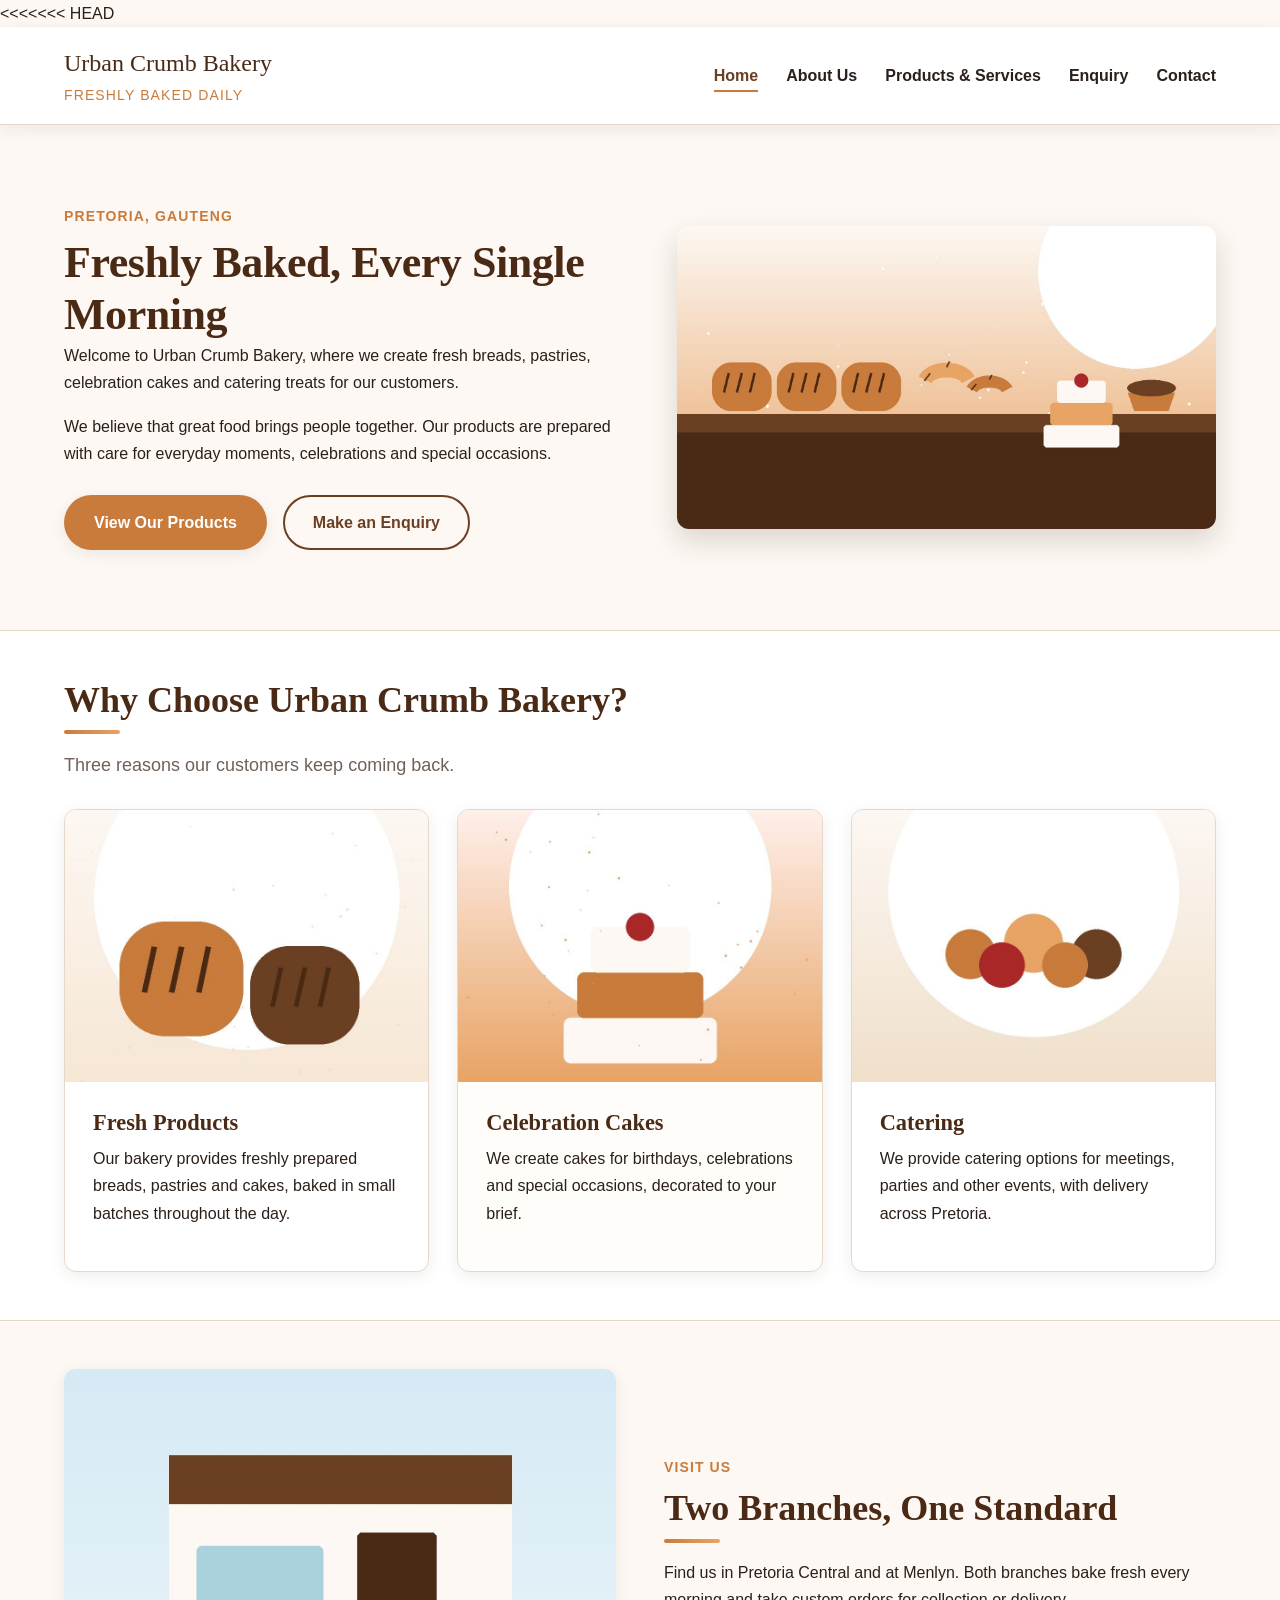
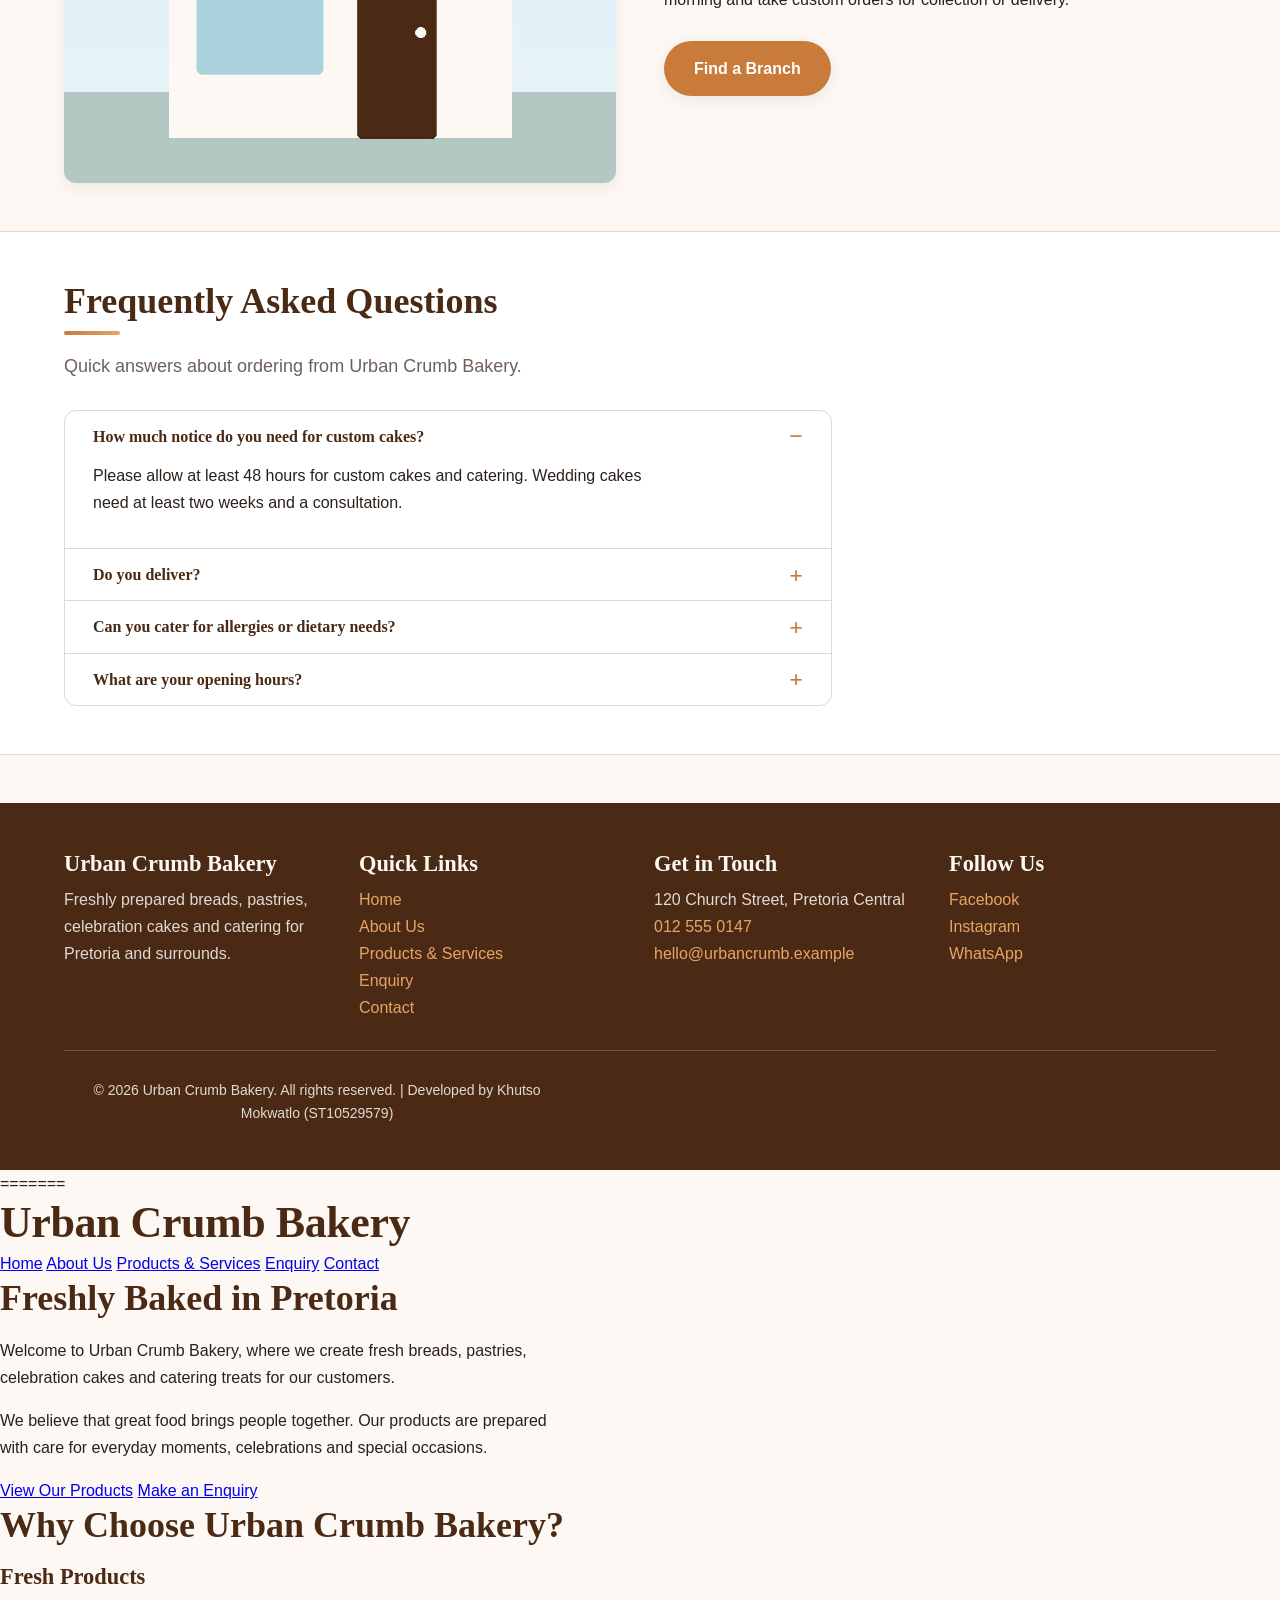
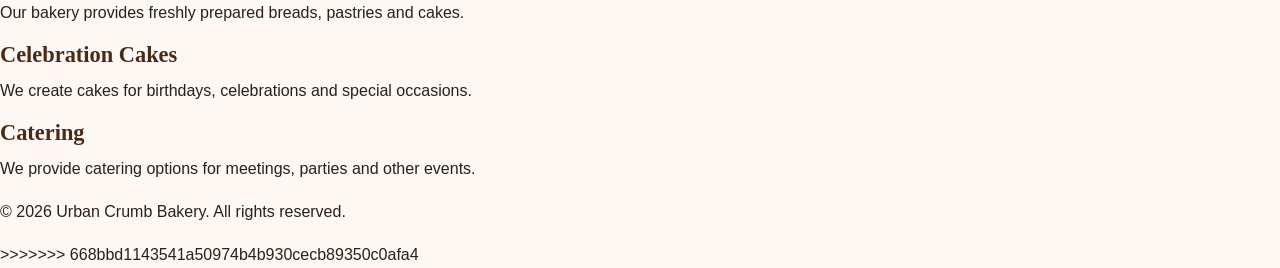
<file: index.html>
<<<<<<< HEAD
<!DOCTYPE html>
<html lang="en">

<head>
    <meta charset="UTF-8">
    <meta name="viewport" content="width=device-width, initial-scale=1.0">
    <meta http-equiv="Content-Security-Policy" content="default-src 'self'; script-src 'self' https://unpkg.com; style-src 'self' 'unsafe-inline' https://unpkg.com; img-src 'self' data: https://tile.openstreetmap.org https://unpkg.com; connect-src 'self'; form-action 'self'; base-uri 'self'">
    <meta name="referrer" content="strict-origin-when-cross-origin">
    <title>Urban Crumb Bakery | Fresh Bread, Cakes & Catering in Pretoria</title>
    <meta name="description" content="Urban Crumb Bakery in Pretoria bakes fresh bread, pastries, celebration cakes and catering daily. Visit our Pretoria CBD or Menlyn branch.">
    <meta name="keywords" content="bakery Pretoria, fresh bread Pretoria, custom cakes Pretoria, catering Pretoria, Menlyn bakery">
    <meta name="author" content="Khutso Mokwatlo">
    <meta name="robots" content="index, follow">
    <link rel="canonical" href="https://mokwatlosara-ux.github.io/Khutsomokwatlo_ST10529579_wede5020_poe1/">

    <!-- Open Graph / social sharing -->
    <meta property="og:type" content="website">
    <meta property="og:site_name" content="Urban Crumb Bakery">
    <meta property="og:title" content="Urban Crumb Bakery | Fresh Bread, Cakes & Catering in Pretoria">
    <meta property="og:description" content="Urban Crumb Bakery in Pretoria bakes fresh bread, pastries, celebration cakes and catering daily. Visit our Pretoria CBD or Menlyn branch.">
    <meta property="og:url" content="https://mokwatlosara-ux.github.io/Khutsomokwatlo_ST10529579_wede5020_1/">
    <meta property="og:image" content="https://mokwatlosara-ux.github.io/Khutsomokwatlo_ST10529579_wede5020_poe1
    /images/hero-1600.jpg">
    <meta property="og:locale" content="en_ZA">
    <meta name="twitter:card" content="summary_large_image">

    <link rel="icon" href="images/favicon.svg" type="image/svg+xml">
    <link rel="stylesheet" href="css/style.css">
    <link rel="preload" as="image" href="images/hero-480.jpg" media="(max-width: 30em)">
    <script type="application/ld+json">
    {
      "@context": "https://schema.org",
      "@type": "Bakery",
      "name": "Urban Crumb Bakery",
      "url": "https://mokwatlosara-ux.github.io/Khutsomokwatlo_ST10529579_wede5020_poe1/",
      "image": "https://mokwatlosara-ux.github.io/Khutsomokwatlo_ST10529579_wede5020_poe1/images/storefront-800.jpg",
      "telephone": "+27125550147",
      "email": "hello@urbancrumb.example",
      "priceRange": "R20 - R1800",
      "servesCuisine": "Bakery",
      "address": {"@type": "PostalAddress", "streetAddress": "120 Church Street", "addressLocality": "Pretoria Central",
                  "addressRegion": "Gauteng", "addressCountry": "ZA"},
      "geo": {"@type": "GeoCoordinates", "latitude": -25.7461, "longitude": 28.1881},
      "openingHoursSpecification": [
        {"@type": "OpeningHoursSpecification", "dayOfWeek": ["Monday","Tuesday","Wednesday","Thursday","Friday"], "opens": "07:00", "closes": "18:00"},
        {"@type": "OpeningHoursSpecification", "dayOfWeek": "Saturday", "opens": "08:00", "closes": "16:00"},
        {"@type": "OpeningHoursSpecification", "dayOfWeek": "Sunday", "opens": "08:00", "closes": "14:00"}
      ]
    }
    </script>
</head>

<body>

    <a class="skip-link" href="#main-content">Skip to main content</a>

    <header class="site-header">
        <div class="container">

            <a class="brand" href="index.html">
                <span class="brand__name">Urban Crumb Bakery</span>
                <span class="brand__tagline">Freshly baked daily</span>
            </a>

            <!-- Checkbox + label drive the responsive navigation menu (CSS only) -->
            <input class="nav-toggle" type="checkbox" id="nav-toggle">
            <label class="nav-toggle-label" for="nav-toggle">
                <span></span>
                <span class="visually-hidden">Toggle navigation menu</span>
            </label>

            <nav class="site-nav" aria-label="Main navigation">
                <ul>
                    <li><a href="index.html" aria-current="page">Home</a></li>
                    <li><a href="about.html">About Us</a></li>
                    <li><a href="products.html">Products &amp; Services</a></li>
                    <li><a href="enquiry.html">Enquiry</a></li>
                    <li><a href="contact.html">Contact</a></li>
                </ul>
            </nav>

        </div>
    </header>

    <main id="main-content">

        <section class="container hero hero--animated">

            <div class="hero__text">
                <span class="eyebrow">Pretoria, Gauteng</span>
                <h1>Freshly Baked, Every Single Morning</h1>
                <p>
                    Welcome to Urban Crumb Bakery, where we create fresh breads, pastries,
                    celebration cakes and catering treats for our customers.
                </p>
                <p>
                    We believe that great food brings people together. Our products are prepared
                    with care for everyday moments, celebrations and special occasions.
                </p>
                <div class="button-group">
                    <a class="button button--primary" href="products.html">View Our Products</a>
                    <a class="button button--secondary" href="enquiry.html">Make an Enquiry</a>
                </div>
            </div>

            <!-- Responsive image: the browser chooses the best resolution -->
            <div class="hero__image">
                <picture>
                    <source media="(min-width: 64em)" srcset="images/hero-1600.jpg">
                    <source media="(min-width: 30em)" srcset="images/hero-800.jpg">
                    <img src="images/hero-480.jpg"
                         srcset="images/hero-480.jpg 480w,
                                 images/hero-800.jpg 800w,
                                 images/hero-1600.jpg 1600w"
                         sizes="(max-width: 48em) 100vw, 50vw"
                         alt="Illustration of a bakery display counter with bread, pastries and cake"
                         width="1600" height="900">
                </picture>
            </div>

        </section>

        <section class="section section--alt">
            <div class="container">

                <h2 class="section-title">Why Choose Urban Crumb Bakery?</h2>
                <p class="section-intro">Three reasons our customers keep coming back.</p>

                <div class="card-grid">
                <article class="card reveal">
                    <img src="images/bread-800.jpg"
                         srcset="images/bread-400.jpg 400w,
                                 images/bread-800.jpg 800w"
                         sizes="(max-width: 48em) 100vw, 33vw"
                         alt="Illustration of freshly baked bread loaves"
                         loading="lazy" width="800" height="600">
                    <div class="card__body">
                        <h3>Fresh Products</h3>
                        <p>Our bakery provides freshly prepared breads, pastries and cakes, baked in small batches throughout the day.</p>
                    </div>
                </article>
                <article class="card reveal">
                    <img src="images/cakes-800.jpg"
                         srcset="images/cakes-400.jpg 400w,
                                 images/cakes-800.jpg 800w"
                         sizes="(max-width: 48em) 100vw, 33vw"
                         alt="Illustration of a decorated three-tier celebration cake"
                         loading="lazy" width="800" height="600">
                    <div class="card__body">
                        <h3>Celebration Cakes</h3>
                        <p>We create cakes for birthdays, celebrations and special occasions, decorated to your brief.</p>
                    </div>
                </article>
                <article class="card reveal">
                    <img src="images/catering-800.jpg"
                         srcset="images/catering-400.jpg 400w,
                                 images/catering-800.jpg 800w"
                         sizes="(max-width: 48em) 100vw, 33vw"
                         alt="Illustration of a catering platter with an assortment of baked treats"
                         loading="lazy" width="800" height="600">
                    <div class="card__body">
                        <h3>Catering</h3>
                        <p>We provide catering options for meetings, parties and other events, with delivery across Pretoria.</p>
                    </div>
                </article>
                </div>

            </div>
        </section>

        <section class="section">
            <div class="container split">
                <img src="images/storefront-800.jpg"
                     srcset="images/storefront-400.jpg 400w, images/storefront-800.jpg 800w"
                     sizes="(max-width: 48em) 100vw, 50vw"
                     alt="Illustration of the Urban Crumb Bakery storefront" loading="lazy" width="800" height="600">
                <div>
                    <span class="eyebrow">Visit Us</span>
                    <h2 class="section-title">Two Branches, One Standard</h2>
                    <p>
                        Find us in Pretoria Central and at Menlyn. Both branches bake fresh every
                        morning and take custom orders for collection or delivery.
                    </p>
                    <div class="button-group">
                        <a class="button button--primary" href="contact.html">Find a Branch</a>
                    </div>
                </div>
            </div>
        </section>

        <section class="section section--alt">
            <div class="container">
                <h2 class="section-title">Frequently Asked Questions</h2>
                <p class="section-intro">Quick answers about ordering from Urban Crumb Bakery.</p>

                <div class="accordion reveal">
                    <h3 class="accordion__heading">
                        <button type="button" class="accordion__trigger" id="faq-t1" aria-expanded="true" aria-controls="faq-p1">How much notice do you need for custom cakes?</button>
                    </h3>
                    <div class="accordion__panel" id="faq-p1" role="region" aria-labelledby="faq-t1">
                        <p>Please allow at least 48 hours for custom cakes and catering. Wedding cakes need at least two weeks and a consultation.</p>
                    </div>

                    <h3 class="accordion__heading">
                        <button type="button" class="accordion__trigger" id="faq-t2" aria-expanded="false" aria-controls="faq-p2">Do you deliver?</button>
                    </h3>
                    <div class="accordion__panel" id="faq-p2" role="region" aria-labelledby="faq-t2" hidden>
                        <p>Yes. We deliver catering orders across Pretoria. Delivery fees depend on distance and are confirmed when you enquire.</p>
                    </div>

                    <h3 class="accordion__heading">
                        <button type="button" class="accordion__trigger" id="faq-t3" aria-expanded="false" aria-controls="faq-p3">Can you cater for allergies or dietary needs?</button>
                    </h3>
                    <div class="accordion__panel" id="faq-p3" role="region" aria-labelledby="faq-t3" hidden>
                        <p>We can adapt many items. Tell us about allergies in your enquiry. Our kitchen handles wheat, dairy, eggs and nuts, so we cannot guarantee allergen-free products.</p>
                    </div>

                    <h3 class="accordion__heading">
                        <button type="button" class="accordion__trigger" id="faq-t4" aria-expanded="false" aria-controls="faq-p4">What are your opening hours?</button>
                    </h3>
                    <div class="accordion__panel" id="faq-p4" role="region" aria-labelledby="faq-t4" hidden>
                        <p>Monday to Friday 07:00 to 18:00, Saturday 08:00 to 16:00 and Sunday 08:00 to 14:00. See our <a href="contact.html">contact page</a> for both branches.</p>
                    </div>
                </div>
            </div>
        </section>

    </main>

    <footer class="site-footer">
        <div class="container">

            <div class="footer-grid">

                <div>
                    <h3>Urban Crumb Bakery</h3>
                    <p>Freshly prepared breads, pastries, celebration cakes and catering for Pretoria and surrounds.</p>
                </div>

                <div>
                    <h3>Quick Links</h3>
                    <ul>
                        <li><a href="index.html">Home</a></li>
                        <li><a href="about.html">About Us</a></li>
                        <li><a href="products.html">Products &amp; Services</a></li>
                        <li><a href="enquiry.html">Enquiry</a></li>
                        <li><a href="contact.html">Contact</a></li>
                    </ul>
                </div>

                <div>
                    <h3>Get in Touch</h3>
                    <ul>
                        <li>120 Church Street, Pretoria Central</li>
                        <li><a href="tel:+27125550147">012 555 0147</a></li>
                        <li><a href="mailto:hello@urbancrumb.example">hello@urbancrumb.example</a></li>
                    </ul>
                </div>

                <div>
                    <h3>Follow Us</h3>
                    <ul>
                        <li><a href="https://www.facebook.com/" target="_blank" rel="noopener noreferrer">Facebook</a></li>
                        <li><a href="https://www.instagram.com/" target="_blank" rel="noopener noreferrer">Instagram</a></li>
                        <li><a href="https://wa.me/27125550147" target="_blank" rel="noopener noreferrer">WhatsApp</a></li>
                    </ul>
                </div>

            </div>

            <div class="site-footer__bottom">
                <p>&copy; 2026 Urban Crumb Bakery. All rights reserved. | Developed by Khutso Mokwatlo (ST10529579)</p>
            </div>

        </div>
    </footer>

    <script src="js/main.js" defer></script>

</body>

</html>
=======
<!DOCTYPE html>
<html lang="en">

<head>
    <meta charset="UTF-8">
    <meta name="viewport" content="width=device-width, initial-scale=1.0">

    <title>Urban Crumb Bakery | Home</title>
</head>

<body>

    <header>

        <h1>Urban Crumb Bakery</h1>

        <nav>
            <a href="index.html">Home</a>
            <a href="about.html">About Us</a>
            <a href="products.html">Products & Services</a>
            <a href="enquiry.html">Enquiry</a>
            <a href="contact.html">Contact</a>
        </nav>

    </header>

    <main>

        <section>

            <h2>Freshly Baked in Pretoria</h2>

            <p>
                Welcome to Urban Crumb Bakery, where we create
                fresh breads, pastries, celebration cakes and
                catering treats for our customers.
            </p>

            <p>
                We believe that great food brings people together.
                Our products are prepared with care for everyday
                moments, celebrations and special occasions.
            </p>

            <a href="products.html">View Our Products</a>

            <a href="enquiry.html">Make an Enquiry</a>

        </section>

        <section>

            <h2>Why Choose Urban Crumb Bakery?</h2>

            <article>
                <h3>Fresh Products</h3>
                <p>
                    Our bakery provides freshly prepared breads,
                    pastries and cakes.
                </p>
            </article>

            <article>
                <h3>Celebration Cakes</h3>
                <p>
                    We create cakes for birthdays, celebrations
                    and special occasions.
                </p>
            </article>

            <article>
                <h3>Catering</h3>
                <p>
                    We provide catering options for meetings,
                    parties and other events.
                </p>
            </article>

        </section>

    </main>

    <footer>

        <p>
            &copy; 2026 Urban Crumb Bakery. All rights reserved.
        </p>

    </footer>

</body>

</html>
>>>>>>> 668bbd1143541a50974b4b930cecb89350c0afa4
</file>
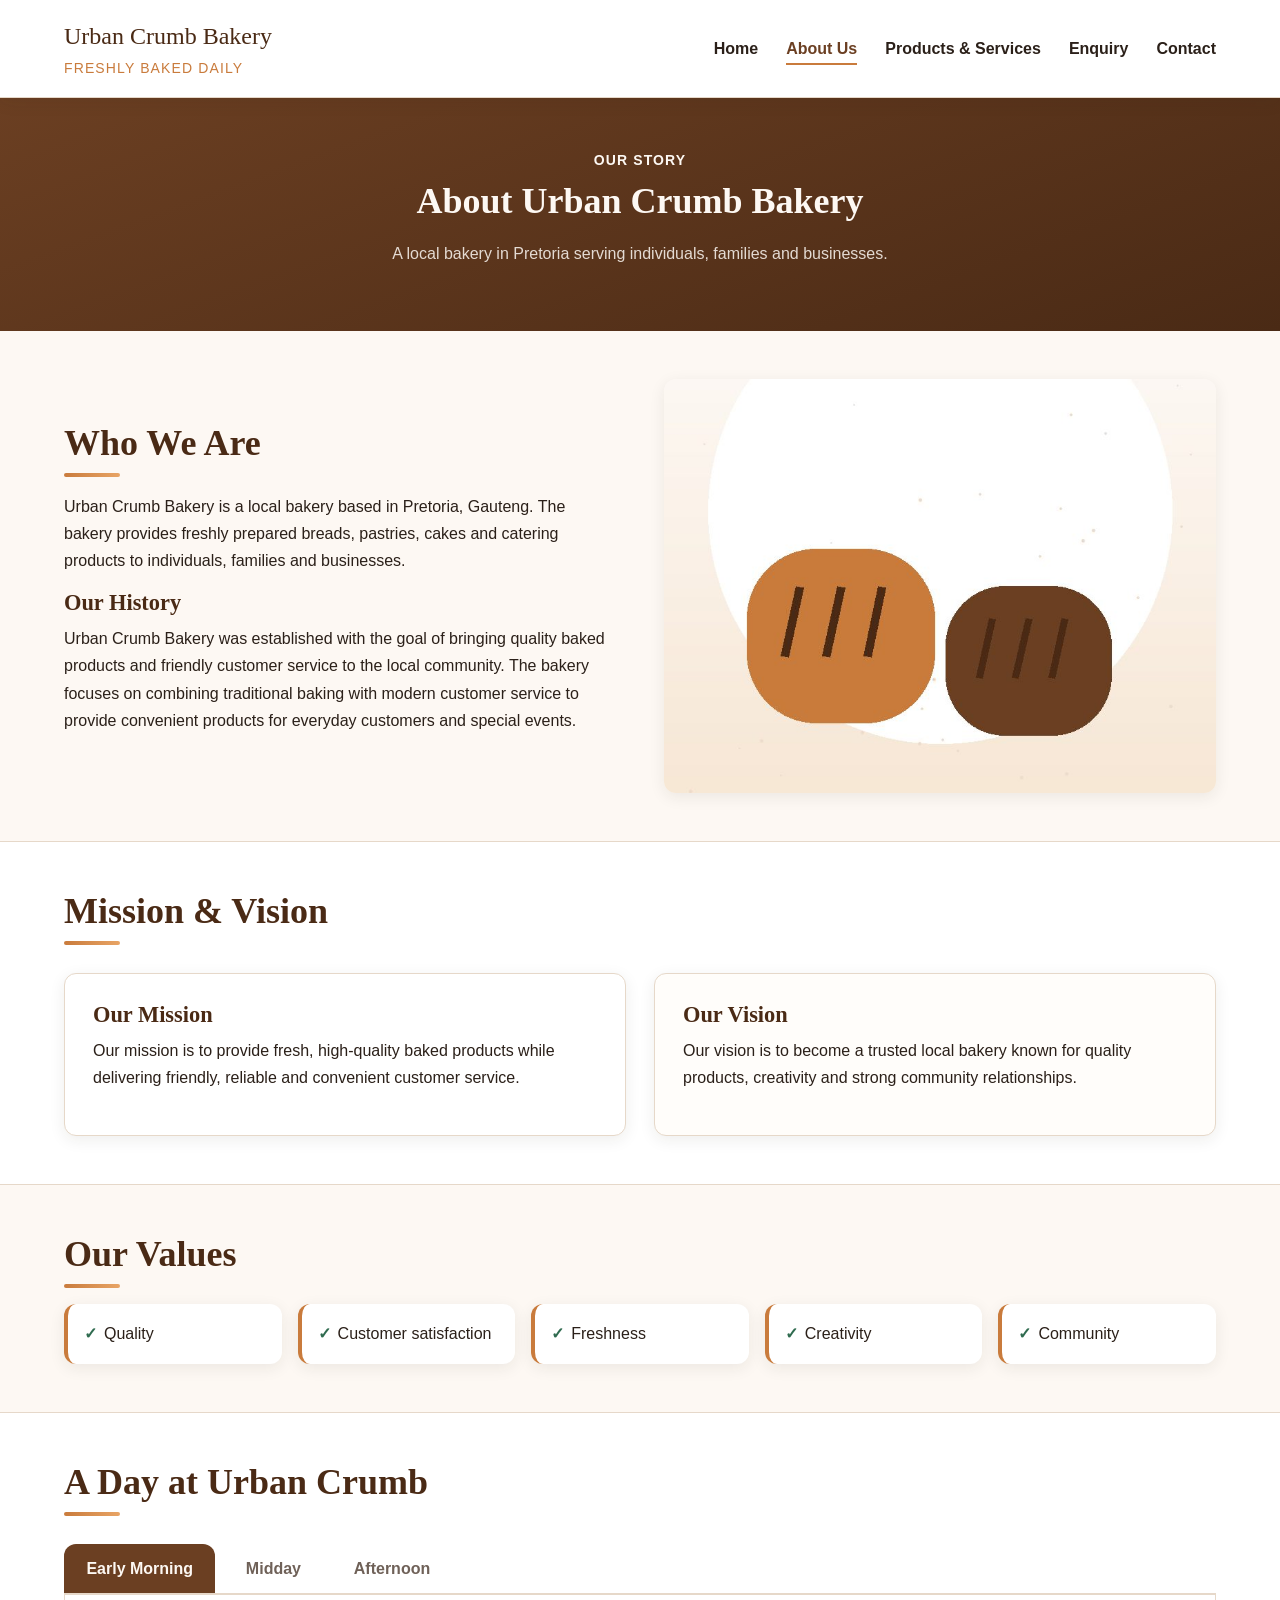
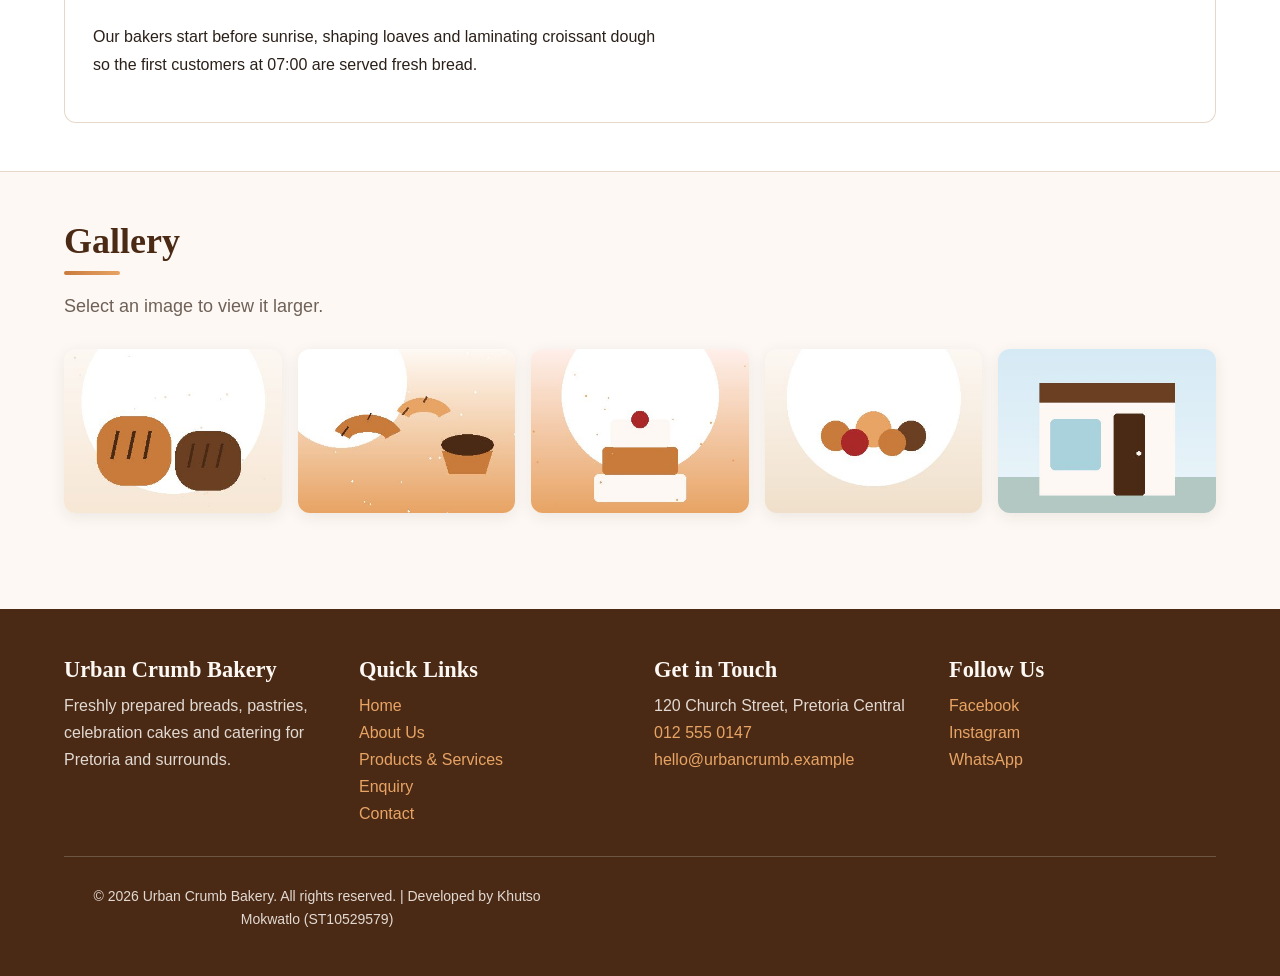
<file: about.html>
<!DOCTYPE html>
<html lang="en">

<head>
    <meta charset="UTF-8">
    <meta name="viewport" content="width=device-width, initial-scale=1.0">
    <meta http-equiv="Content-Security-Policy" content="default-src 'self'; script-src 'self' https://unpkg.com; style-src 'self' 'unsafe-inline' https://unpkg.com; img-src 'self' data: https://tile.openstreetmap.org https://unpkg.com; connect-src 'self'; form-action 'self'; base-uri 'self'">
    <meta name="referrer" content="strict-origin-when-cross-origin">
    <title>About Us | Urban Crumb Bakery Pretoria</title>
    <meta name="description" content="Learn about Urban Crumb Bakery, a local Pretoria bakery serving families and businesses with fresh bread, cakes and catering.">
    <meta name="keywords" content="bakery Pretoria, fresh bread Pretoria, custom cakes Pretoria, catering Pretoria, Menlyn bakery">
    <meta name="author" content="Khutso Mokwatlo">
    <meta name="robots" content="index, follow">
    <link rel="canonical" href="https://mokwatlosara-ux.github.io/Khutsomokwatlo_ST10529579_wede5020_poe1/about.html">

    <!-- Open Graph / social sharing -->
    <meta property="og:type" content="website">
    <meta property="og:site_name" content="Urban Crumb Bakery">
    <meta property="og:title" content="About Us | Urban Crumb Bakery Pretoria">
    <meta property="og:description" content="Learn about Urban Crumb Bakery, a local Pretoria bakery serving families and businesses with fresh bread, cakes and catering.">
    <meta property="og:url" content="https://mokwatlosara-ux.github.io/Khutsomokwatlo_ST10529579_wede5020_poe1about.html">
    <meta property="og:image" content="https://mokwatlosara-ux.github.io/Khutsomokwatlo_ST10529579_wede5020_poe1/images/storefront-800.jpg">
    <meta property="og:locale" content="en_ZA">
    <meta name="twitter:card" content="summary_large_image">

    <link rel="icon" href="images/favicon.svg" type="image/svg+xml">
    <link rel="stylesheet" href="css/style.css">
</head>

<body>

    <a class="skip-link" href="#main-content">Skip to main content</a>

    <header class="site-header">
        <div class="container">

            <a class="brand" href="index.html">
                <span class="brand__name">Urban Crumb Bakery</span>
                <span class="brand__tagline">Freshly baked daily</span>
            </a>

            <!-- Checkbox + label drive the responsive navigation menu (CSS only) -->
            <input class="nav-toggle" type="checkbox" id="nav-toggle">
            <label class="nav-toggle-label" for="nav-toggle">
                <span></span>
                <span class="visually-hidden">Toggle navigation menu</span>
            </label>

            <nav class="site-nav" aria-label="Main navigation">
                <ul>
                    <li><a href="index.html">Home</a></li>
                    <li><a href="about.html" aria-current="page">About Us</a></li>
                    <li><a href="products.html">Products &amp; Services</a></li>
                    <li><a href="enquiry.html">Enquiry</a></li>
                    <li><a href="contact.html">Contact</a></li>
                </ul>
            </nav>

        </div>
    </header>

    <main id="main-content">

        <section class="page-header">
            <div class="container">
                <span class="eyebrow">Our Story</span>
                <h2>About Urban Crumb Bakery</h2>
                <p>A local bakery in Pretoria serving individuals, families and businesses.</p>
            </div>
        </section>

        <section class="section">
            <div class="container split">
                <div>
                    <h2 class="section-title">Who We Are</h2>
                    <p>
                        Urban Crumb Bakery is a local bakery based in Pretoria, Gauteng. The bakery
                        provides freshly prepared breads, pastries, cakes and catering products to
                        individuals, families and businesses.
                    </p>
                    <h3>Our History</h3>
                    <p>
                        Urban Crumb Bakery was established with the goal of bringing quality baked
                        products and friendly customer service to the local community. The bakery
                        focuses on combining traditional baking with modern customer service to
                        provide convenient products for everyday customers and special events.
                    </p>
                </div>
                <img src="images/bread-800.jpg"
                     srcset="images/bread-400.jpg 400w, images/bread-800.jpg 800w"
                     sizes="(max-width: 48em) 100vw, 50vw"
                     alt="Illustration of freshly baked bread loaves" loading="lazy" width="800" height="600">
            </div>
        </section>

        <section class="section section--alt">
            <div class="container">
                <h2 class="section-title">Mission &amp; Vision</h2>
                <div class="card-grid">
                    <article class="card reveal">
                        <div class="card__body">
                            <h3>Our Mission</h3>
                            <p>
                                Our mission is to provide fresh, high-quality baked products while
                                delivering friendly, reliable and convenient customer service.
                            </p>
                        </div>
                    </article>
                    <article class="card reveal">
                        <div class="card__body">
                            <h3>Our Vision</h3>
                            <p>
                                Our vision is to become a trusted local bakery known for quality
                                products, creativity and strong community relationships.
                            </p>
                        </div>
                    </article>
                </div>
            </div>
        </section>

        <section class="section">
            <div class="container">
                <h2 class="section-title">Our Values</h2>
                <ul class="value-list">
                    <li>Quality</li>
                    <li>Customer satisfaction</li>
                    <li>Freshness</li>
                    <li>Creativity</li>
                    <li>Community</li>
                </ul>
            </div>
        </section>

        <section class="section section--alt">
            <div class="container">
                <h2 class="section-title">A Day at Urban Crumb</h2>
                <div class="tabs reveal">
                    <div class="tabs__list" role="tablist" aria-label="A day at the bakery">
                        <button type="button" role="tab" id="tab-1" aria-selected="true" aria-controls="panel-1">Early Morning</button>
                        <button type="button" role="tab" id="tab-2" aria-selected="false" aria-controls="panel-2" tabindex="-1">Midday</button>
                        <button type="button" role="tab" id="tab-3" aria-selected="false" aria-controls="panel-3" tabindex="-1">Afternoon</button>
                    </div>
                    <div class="tabs__panel" id="panel-1" role="tabpanel" aria-labelledby="tab-1">
                        <p>Our bakers start before sunrise, shaping loaves and laminating croissant dough so the first customers at 07:00 are served fresh bread.</p>
                    </div>
                    <div class="tabs__panel" id="panel-2" role="tabpanel" aria-labelledby="tab-2" hidden>
                        <p>Lunchtime brings pastry platters and breakfast boxes out for catering delivery across Pretoria, plus the second bake of the day.</p>
                    </div>
                    <div class="tabs__panel" id="panel-3" role="tabpanel" aria-labelledby="tab-3" hidden>
                        <p>Afternoons are for cake decorating. Custom orders are finished, boxed and ready for collection before closing time.</p>
                    </div>
                </div>
            </div>
        </section>

        <section class="section">
            <div class="container">
                <h2 class="section-title">Gallery</h2>
                <p class="section-intro">Select an image to view it larger.</p>
                <ul class="gallery">
                    <li><a class="gallery__item" href="images/bread-800.jpg"><img src="images/bread-400.jpg" alt="Illustration of freshly baked bread loaves" loading="lazy" width="400" height="300"></a></li>
                    <li><a class="gallery__item" href="images/pastries-800.jpg"><img src="images/pastries-400.jpg" alt="Illustration of croissants and a muffin" loading="lazy" width="400" height="300"></a></li>
                    <li><a class="gallery__item" href="images/cakes-800.jpg"><img src="images/cakes-400.jpg" alt="Illustration of a decorated three-tier celebration cake" loading="lazy" width="400" height="300"></a></li>
                    <li><a class="gallery__item" href="images/catering-800.jpg"><img src="images/catering-400.jpg" alt="Illustration of a catering platter of baked treats" loading="lazy" width="400" height="300"></a></li>
                    <li><a class="gallery__item" href="images/storefront-800.jpg"><img src="images/storefront-400.jpg" alt="Illustration of the Urban Crumb Bakery storefront" loading="lazy" width="400" height="300"></a></li>
                </ul>
            </div>
        </section>

    </main>

    <footer class="site-footer">
        <div class="container">

            <div class="footer-grid">

                <div>
                    <h3>Urban Crumb Bakery</h3>
                    <p>Freshly prepared breads, pastries, celebration cakes and catering for Pretoria and surrounds.</p>
                </div>

                <div>
                    <h3>Quick Links</h3>
                    <ul>
                        <li><a href="index.html">Home</a></li>
                        <li><a href="about.html">About Us</a></li>
                        <li><a href="products.html">Products &amp; Services</a></li>
                        <li><a href="enquiry.html">Enquiry</a></li>
                        <li><a href="contact.html">Contact</a></li>
                    </ul>
                </div>

                <div>
                    <h3>Get in Touch</h3>
                    <ul>
                        <li>120 Church Street, Pretoria Central</li>
                        <li><a href="tel:+27125550147">012 555 0147</a></li>
                        <li><a href="mailto:hello@urbancrumb.example">hello@urbancrumb.example</a></li>
                    </ul>
                </div>

                <div>
                    <h3>Follow Us</h3>
                    <ul>
                        <li><a href="https://www.facebook.com/" target="_blank" rel="noopener noreferrer">Facebook</a></li>
                        <li><a href="https://www.instagram.com/" target="_blank" rel="noopener noreferrer">Instagram</a></li>
                        <li><a href="https://wa.me/27125550147" target="_blank" rel="noopener noreferrer">WhatsApp</a></li>
                    </ul>
                </div>

            </div>

            <div class="site-footer__bottom">
                <p>&copy; 2026 Urban Crumb Bakery. All rights reserved. | Developed by Khutso Mokwatlo (ST10529579)</p>
            </div>

        </div>
    </footer>

    <script src="js/main.js" defer></script>

</body>

</html>
</file>
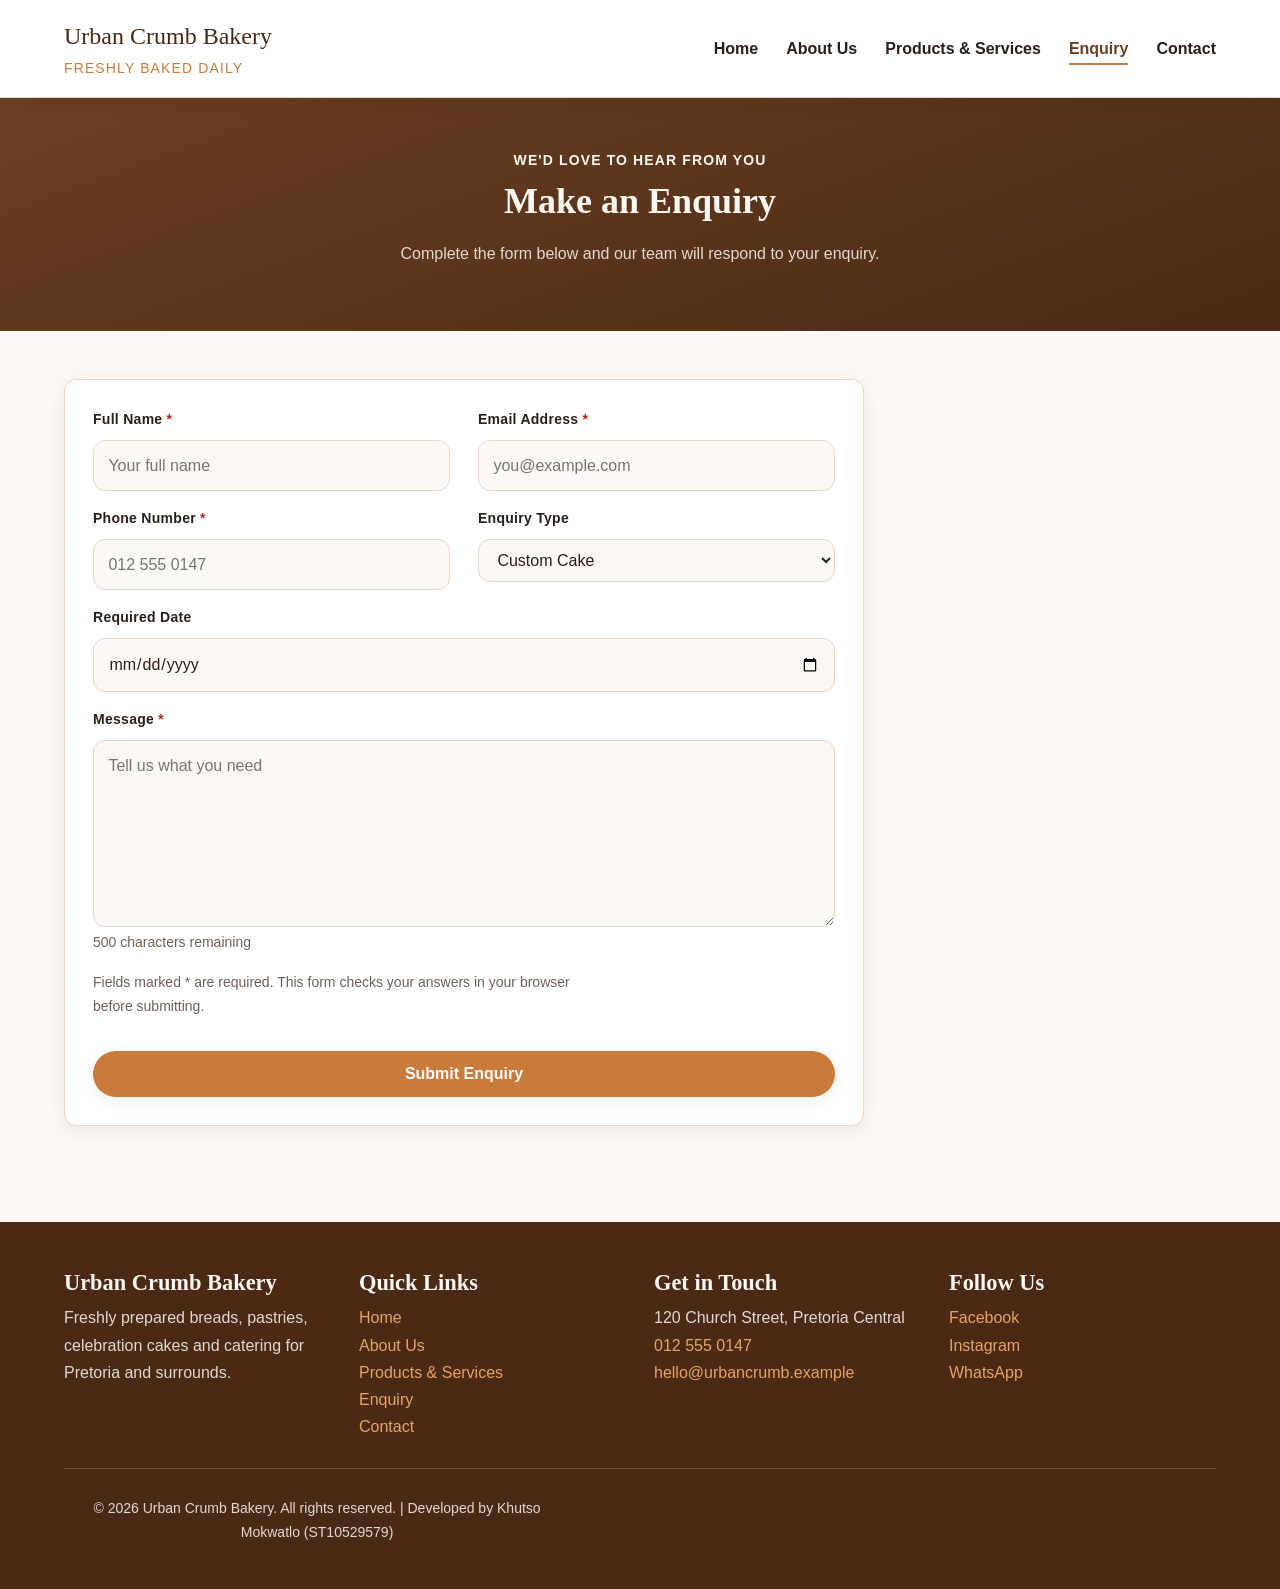
<file: enquiry.html>
<!DOCTYPE html>
<html lang="en">

<head>
    <meta charset="UTF-8">
    <meta name="viewport" content="width=device-width, initial-scale=1.0">
    <meta http-equiv="Content-Security-Policy" content="default-src 'self'; script-src 'self' https://unpkg.com; style-src 'self' 'unsafe-inline' https://unpkg.com; img-src 'self' data: https://tile.openstreetmap.org https://unpkg.com; connect-src 'self'; form-action 'self'; base-uri 'self'">
    <meta name="referrer" content="strict-origin-when-cross-origin">
    <title>Custom Cake & Catering Enquiry | Urban Crumb Bakery Pretoria</title>
    <meta name="description" content="Send an enquiry for a custom cake, catering or bulk order from Urban Crumb Bakery in Pretoria. We reply within one business day.">
    <meta name="keywords" content="bakery Pretoria, fresh bread Pretoria, custom cakes Pretoria, catering Pretoria, Menlyn bakery">
    <meta name="author" content="Khutso Mokwatlo">
    <meta name="robots" content="index, follow">
    <link rel="canonical" href="https://mokwatlosara-ux.github.io/Khutsomokwatlo_ST10529579_wede5020_poe1/enquiry.html">

    <!-- Open Graph / social sharing -->
    <meta property="og:type" content="website">
    <meta property="og:site_name" content="Urban Crumb Bakery">
    <meta property="og:title" content="Custom Cake & Catering Enquiry | Urban Crumb Bakery Pretoria">
    <meta property="og:description" content="Send an enquiry for a custom cake, catering or bulk order from Urban Crumb Bakery in Pretoria. We reply within one business day.">
    <meta property="og:url" content="https://mokwatlosara-ux.github.io/Khutsomokwatlo_ST10529579_wede5020_poe1/enquiry.html">
    <meta property="og:image" content="https://mokwatlosara-ux.github.io/Khutsomokwatlo_ST10529579_wede5020_poe1/images/catering-800.jpg">
    <meta property="og:locale" content="en_ZA">
    <meta name="twitter:card" content="summary_large_image">

    <link rel="icon" href="images/favicon.svg" type="image/svg+xml">
    <link rel="stylesheet" href="css/style.css">
</head>

<body>

    <a class="skip-link" href="#main-content">Skip to main content</a>

    <header class="site-header">
        <div class="container">

            <a class="brand" href="index.html">
                <span class="brand__name">Urban Crumb Bakery</span>
                <span class="brand__tagline">Freshly baked daily</span>
            </a>

            <!-- Checkbox + label drive the responsive navigation menu (CSS only) -->
            <input class="nav-toggle" type="checkbox" id="nav-toggle">
            <label class="nav-toggle-label" for="nav-toggle">
                <span></span>
                <span class="visually-hidden">Toggle navigation menu</span>
            </label>

            <nav class="site-nav" aria-label="Main navigation">
                <ul>
                    <li><a href="index.html">Home</a></li>
                    <li><a href="about.html">About Us</a></li>
                    <li><a href="products.html">Products &amp; Services</a></li>
                    <li><a href="enquiry.html" aria-current="page">Enquiry</a></li>
                    <li><a href="contact.html">Contact</a></li>
                </ul>
            </nav>

        </div>
    </header>

    <main id="main-content">

        <section class="page-header">
            <div class="container">
                <span class="eyebrow">We'd Love to Hear From You</span>
                <h2>Make an Enquiry</h2>
                <p>Complete the form below and our team will respond to your enquiry.</p>
            </div>
        </section>

        <section class="section">
            <div class="container">

                <div id="form-summary" class="alert alert--error" role="alert" tabindex="-1" hidden></div>
                <div id="form-success" class="alert alert--success" role="status" tabindex="-1" hidden></div>

                <form class="form" id="enquiry-form" action="#" method="post" novalidate>

                    <div class="form__field">
                        <label for="full-name">Full Name <span class="req" aria-hidden="true">*</span></label>
                        <input type="text" id="full-name" name="full-name" placeholder="Your full name" autocomplete="name" required aria-describedby="full-name-error">
                        <p class="form__error" id="full-name-error" aria-live="polite"></p>
                    </div>
                    <div class="form__field">
                        <label for="email">Email Address <span class="req" aria-hidden="true">*</span></label>
                        <input type="email" id="email" name="email" placeholder="you@example.com" autocomplete="email" required aria-describedby="email-error">
                        <p class="form__error" id="email-error" aria-live="polite"></p>
                    </div>
                    <div class="form__field">
                        <label for="phone">Phone Number <span class="req" aria-hidden="true">*</span></label>
                        <input type="tel" id="phone" name="phone" placeholder="012 555 0147" autocomplete="tel" required aria-describedby="phone-error">
                        <p class="form__error" id="phone-error" aria-live="polite"></p>
                    </div>
                    <div class="form__field">
                        <label for="enquiry-type">Enquiry Type</label>
                        <select id="enquiry-type" name="enquiry-type" aria-describedby="enquiry-type-error">
                            <option value="custom-cake">Custom Cake</option>
                            <option value="catering">Catering</option>
                            <option value="bulk-order">Bulk Order</option>
                            <option value="general">General Enquiry</option>
                        </select>
                        <p class="form__error" id="enquiry-type-error" aria-live="polite"></p>
                    </div>
                    <div class="form__field form__field--full">
                        <label for="event-date">Required Date</label>
                        <input type="date" id="event-date" name="event-date" aria-describedby="event-date-error">
                        <p class="form__error" id="event-date-error" aria-live="polite"></p>
                    </div>
                    <div class="form__field form__field--full">
                        <label for="message">Message <span class="req" aria-hidden="true">*</span></label>
                        <textarea id="message" name="message" rows="6" maxlength="600" placeholder="Tell us what you need" required aria-describedby="message-count message-error"></textarea>
                        <p class="form__counter" id="message-count">500 characters remaining</p>
                        <p class="form__error" id="message-error" aria-live="polite"></p>
                    </div>

                    <p class="form__help">Fields marked <span aria-hidden="true">*</span> are required. This form checks your answers in your browser before submitting.</p>

                    <div class="form__field form__field--full">
                        <button class="button button--primary" type="submit">Submit Enquiry</button>
                    </div>

                </form>

            </div>
        </section>

    </main>

    <footer class="site-footer">
        <div class="container">

            <div class="footer-grid">

                <div>
                    <h3>Urban Crumb Bakery</h3>
                    <p>Freshly prepared breads, pastries, celebration cakes and catering for Pretoria and surrounds.</p>
                </div>

                <div>
                    <h3>Quick Links</h3>
                    <ul>
                        <li><a href="index.html">Home</a></li>
                        <li><a href="about.html">About Us</a></li>
                        <li><a href="products.html">Products &amp; Services</a></li>
                        <li><a href="enquiry.html">Enquiry</a></li>
                        <li><a href="contact.html">Contact</a></li>
                    </ul>
                </div>

                <div>
                    <h3>Get in Touch</h3>
                    <ul>
                        <li>120 Church Street, Pretoria Central</li>
                        <li><a href="tel:+27125550147">012 555 0147</a></li>
                        <li><a href="mailto:hello@urbancrumb.example">hello@urbancrumb.example</a></li>
                    </ul>
                </div>

                <div>
                    <h3>Follow Us</h3>
                    <ul>
                        <li><a href="https://www.facebook.com/" target="_blank" rel="noopener noreferrer">Facebook</a></li>
                        <li><a href="https://www.instagram.com/" target="_blank" rel="noopener noreferrer">Instagram</a></li>
                        <li><a href="https://wa.me/27125550147" target="_blank" rel="noopener noreferrer">WhatsApp</a></li>
                    </ul>
                </div>

            </div>

            <div class="site-footer__bottom">
                <p>&copy; 2026 Urban Crumb Bakery. All rights reserved. | Developed by Khutso Mokwatlo (ST10529579)</p>
            </div>

        </div>
    </footer>

    <script src="js/main.js" defer></script>
    <script src="js/enquiry.js" defer></script>

</body>

</html>
</file>
<file: css/style.css>
/* ==========================================================================
   Urban Crumb Bakery - Main Stylesheet
   Author : Khutso Mokwatlo (ST10529579)
   Module : WEDE5020 - Web Development (Portfolio of Evidence, Part 2)
   File   : css/style.css
   --------------------------------------------------------------------------
   TABLE OF CONTENTS
   1. Custom properties (design tokens)
   2. Reset and base styles
   3. Typography
   4. Layout helpers and containers
   5. Header and navigation
   6. Buttons and links
   7. Cards, grids and sections
   8. Forms
   9. Footer
   10. Responsive design - tablet  (max-width: 64em / 1024px)
   11. Responsive design - mobile  (max-width: 48em / 768px)
   12. Responsive design - small mobile (max-width: 30em / 480px)
   13. Accessibility and print
   ========================================================================== */


/* ==========================================================================
   1. CUSTOM PROPERTIES (DESIGN TOKENS)
   Declared once on :root so that colours, spacing and type can be reused
   across the whole site - this takes advantage of the cascade and keeps the
   number of selectors to a minimum.
   ========================================================================== */
:root {
    /* Colour palette */
    --colour-crust: #6b3f22;
    --colour-crust-dark: #4a2a15;
    --colour-caramel: #c97b3c;
    --colour-caramel-light: #e8a465;
    --colour-cream: #fdf8f3;
    --colour-flour: #ffffff;
    --colour-ink: #2b2019;
    --colour-muted: #6f6158;
    --colour-line: #e6d8c9;
    --colour-success: #2f6b4f;

    /* Typography */
    --font-heading: "Georgia", "Times New Roman", serif;
    --font-body: "Segoe UI", "Helvetica Neue", Arial, sans-serif;
    --size-base: 1rem;          /* 16px  */
    --size-sm: 0.875rem;        /* 14px  */
    --size-lg: 1.125rem;        /* 18px  */
    --leading-body: 1.7;
    --leading-heading: 1.2;
    --tracking-wide: 0.08em;

    /* Spacing scale (relative units keep spacing responsive) */
    --space-xs: 0.5rem;
    --space-sm: 1rem;
    --space-md: 1.75rem;
    --space-lg: 3rem;
    --space-xl: 5rem;

    /* Decoration */
    --radius: 0.75rem;
    --radius-pill: 2rem;
    --shadow-soft: 0 0.25rem 1rem rgba(43, 32, 25, 0.08);
    --shadow-raised: 0 0.75rem 1.75rem rgba(43, 32, 25, 0.16);
    --transition: 0.25s ease-in-out;
    --container: 75rem;         /* 1200px */
}


/* ==========================================================================
   2. RESET AND BASE STYLES
   ========================================================================== */
*,
*::before,
*::after {
    box-sizing: border-box;
    margin: 0;
    padding: 0;
}

html {
    font-size: 100%;
    scroll-behavior: smooth;
}

body {
    font-family: var(--font-body);
    font-size: var(--size-base);
    line-height: var(--leading-body);
    color: var(--colour-ink);
    background-color: var(--colour-cream);
    -webkit-font-smoothing: antialiased;
}

img {
    display: block;
    max-width: 100%;
    height: auto;
}

ul,
ol {
    list-style-position: inside;
}


/* ==========================================================================
   3. TYPOGRAPHY
   clamp() lets the type scale fluidly between the mobile and desktop sizes.
   ========================================================================== */
h1,
h2,
h3 {
    font-family: var(--font-heading);
    line-height: var(--leading-heading);
    color: var(--colour-crust-dark);
}

h1 {
    font-size: clamp(1.75rem, 1.2rem + 2.2vw, 2.75rem);
    letter-spacing: -0.01em;
}

h2 {
    font-size: clamp(1.5rem, 1.1rem + 1.6vw, 2.25rem);
    margin-bottom: var(--space-sm);
}

h3 {
    font-size: clamp(1.15rem, 1rem + 0.7vw, 1.4rem);
    margin-bottom: var(--space-xs);
}

p {
    margin-bottom: var(--space-sm);
    max-width: 65ch;
}

.section-intro {
    color: var(--colour-muted);
    font-size: var(--size-lg);
}

.eyebrow {
    display: inline-block;
    font-size: var(--size-sm);
    font-weight: 700;
    letter-spacing: var(--tracking-wide);
    text-transform: uppercase;
    color: var(--colour-caramel);
    margin-bottom: var(--space-xs);
}

/* Decorative underline generated with a pseudo-element */
.section-title::after {
    content: "";
    display: block;
    width: 3.5rem;
    height: 0.25rem;
    margin-top: var(--space-xs);
    border-radius: var(--radius-pill);
    background: linear-gradient(90deg, var(--colour-caramel), var(--colour-caramel-light));
}


/* ==========================================================================
   4. LAYOUT HELPERS AND CONTAINERS
   ========================================================================== */
.container {
    width: 90%;
    max-width: var(--container);
    margin-inline: auto;
}

.section {
    padding-block: var(--space-lg);
}

.section--alt {
    background-color: var(--colour-flour);
    border-block: 1px solid var(--colour-line);
}

.page-header {
    padding-block: var(--space-lg);
    background: linear-gradient(160deg, var(--colour-crust) 0%, var(--colour-crust-dark) 100%);
    color: var(--colour-cream);
    text-align: center;
}

.page-header h2,
.page-header .eyebrow {
    color: var(--colour-cream);
}

.page-header p {
    margin-inline: auto;
    color: rgba(253, 248, 243, 0.85);
}


/* ==========================================================================
   5. HEADER AND NAVIGATION
   The site header uses CSS Grid with named template areas; the navigation
   itself uses Flexbox.
   ========================================================================== */
.site-header {
    position: sticky;
    top: 0;
    z-index: 20;
    background-color: var(--colour-flour);
    border-bottom: 1px solid var(--colour-line);
    box-shadow: var(--shadow-soft);
}

.site-header .container {
    display: grid;
    grid-template-areas: "brand toggle nav";
    grid-template-columns: auto 1fr auto;
    align-items: center;
    gap: var(--space-sm);
    padding-block: var(--space-sm);
}

.brand {
    grid-area: brand;
    display: flex;
    flex-direction: column;
    text-decoration: none;
}

.brand__name {
    font-family: var(--font-heading);
    font-size: 1.5rem;
    color: var(--colour-crust-dark);
}

.brand__tagline {
    font-size: var(--size-sm);
    letter-spacing: var(--tracking-wide);
    text-transform: uppercase;
    color: var(--colour-caramel);
}

.site-nav {
    grid-area: nav;
}

.site-nav ul {
    display: flex;
    flex-wrap: wrap;
    align-items: center;
    gap: var(--space-md);
    list-style: none;
}

.site-nav a {
    position: relative;
    padding-block: var(--space-xs);
    font-weight: 600;
    text-decoration: none;
    color: var(--colour-ink);
    transition: color var(--transition);
}

/* Animated underline built with ::after and a scale transition */
.site-nav a::after {
    content: "";
    position: absolute;
    left: 0;
    bottom: 0;
    width: 100%;
    height: 2px;
    background-color: var(--colour-caramel);
    transform: scaleX(0);
    transform-origin: left;
    transition: transform var(--transition);
}

.site-nav a:hover,
.site-nav a:focus {
    color: var(--colour-caramel);
}

.site-nav a:hover::after,
.site-nav a:focus::after,
.site-nav a[aria-current="page"]::after {
    transform: scaleX(1);
}

.site-nav a[aria-current="page"] {
    color: var(--colour-crust);
}

.site-nav a:active {
    color: var(--colour-crust-dark);
}

/* Hamburger toggle - hidden on desktop, revealed by the mobile media query.
   The checkbox itself is visually hidden and drives the menu state. */
.nav-toggle {
    position: absolute;
    width: 1px;
    height: 1px;
    opacity: 0;
    pointer-events: none;
}

.nav-toggle-label {
    grid-area: toggle;
    display: none;
    justify-self: end;
    padding: var(--space-xs);
    border: 1px solid var(--colour-line);
    border-radius: var(--radius);
    cursor: pointer;
}

.nav-toggle-label span,
.nav-toggle-label span::before,
.nav-toggle-label span::after {
    content: "";
    display: block;
    width: 1.5rem;
    height: 2px;
    background-color: var(--colour-crust-dark);
    border-radius: var(--radius-pill);
    transition: transform var(--transition);
}

.nav-toggle-label span::before {
    transform: translateY(-0.45rem);
}

.nav-toggle-label span::after {
    transform: translateY(0.35rem);
}


/* ==========================================================================
   6. BUTTONS AND LINKS
   ========================================================================== */
.button {
    display: inline-block;
    padding: 0.75em 1.75em;
    font-size: var(--size-base);
    font-weight: 600;
    text-decoration: none;
    border: 2px solid transparent;
    border-radius: var(--radius-pill);
    cursor: pointer;
    transition: transform var(--transition),
                background-color var(--transition),
                box-shadow var(--transition);
}

.button--primary {
    background-color: var(--colour-caramel);
    color: var(--colour-flour);
    box-shadow: var(--shadow-soft);
}

.button--primary:hover,
.button--primary:focus {
    background-color: var(--colour-crust);
    transform: translateY(-2px);
    box-shadow: var(--shadow-raised);
}

.button--secondary {
    background-color: transparent;
    border-color: var(--colour-crust);
    color: var(--colour-crust);
}

.button--secondary:hover,
.button--secondary:focus {
    background-color: var(--colour-crust);
    color: var(--colour-cream);
}

.button:active {
    transform: translateY(1px);
}

.button-group {
    display: flex;
    flex-wrap: wrap;
    gap: var(--space-sm);
    margin-top: var(--space-md);
}

a:focus-visible,
button:focus-visible,
input:focus-visible,
select:focus-visible,
textarea:focus-visible {
    outline: 3px solid var(--colour-caramel);
    outline-offset: 3px;
}


/* ==========================================================================
   7. CARDS, GRIDS AND SECTIONS
   ========================================================================== */

/* --- Hero (two column grid on desktop) --- */
.hero {
    display: grid;
    grid-template-columns: 1.05fr 1fr;
    align-items: center;
    gap: var(--space-lg);
    padding-block: var(--space-xl);
}

.hero__image img {
    width: 100%;
    border-radius: var(--radius);
    box-shadow: var(--shadow-raised);
}

/* --- Reusable card grid --- */
.card-grid {
    display: grid;
    grid-template-columns: repeat(auto-fit, minmax(16rem, 1fr));
    gap: var(--space-md);
    margin-top: var(--space-md);
}

.card {
    display: flex;
    flex-direction: column;
    background-color: var(--colour-flour);
    border: 1px solid var(--colour-line);
    border-radius: var(--radius);
    overflow: hidden;
    box-shadow: var(--shadow-soft);
    transition: transform var(--transition), box-shadow var(--transition);
}

.card:hover,
.card:focus-within {
    transform: translateY(-0.35rem);
    box-shadow: var(--shadow-raised);
}

.card img {
    width: 100%;
    aspect-ratio: 4 / 3;
    object-fit: cover;
}

.card__body {
    display: flex;
    flex-direction: column;
    flex: 1;
    padding: var(--space-md);
}

.card__price {
    margin-top: auto;
    font-weight: 700;
    color: var(--colour-caramel);
    letter-spacing: var(--tracking-wide);
}

/* Alternate a subtle tint on every second card */
.card-grid .card:nth-child(even) {
    background-color: #fffdfa;
}

/* --- Split content block (image + text) --- */
.split {
    display: grid;
    grid-template-columns: repeat(2, 1fr);
    align-items: center;
    gap: var(--space-lg);
}

.split img {
    border-radius: var(--radius);
    box-shadow: var(--shadow-soft);
}

/* --- Value list with custom markers --- */
.value-list {
    list-style: none;
    display: grid;
    grid-template-columns: repeat(auto-fit, minmax(12rem, 1fr));
    gap: var(--space-sm);
    margin-top: var(--space-sm);
}

.value-list li {
    position: relative;
    padding: var(--space-sm) var(--space-sm) var(--space-sm) 2.25rem;
    background-color: var(--colour-flour);
    border-left: 4px solid var(--colour-caramel);
    border-radius: var(--radius);
    box-shadow: var(--shadow-soft);
}

.value-list li::before {
    content: "\2713";
    position: absolute;
    left: var(--space-sm);
    color: var(--colour-success);
    font-weight: 700;
}

/* --- Contact / branch cards --- */
.branch-grid {
    display: grid;
    grid-template-columns: repeat(auto-fit, minmax(18rem, 1fr));
    gap: var(--space-md);
}

.branch {
    padding: var(--space-md);
    background-color: var(--colour-flour);
    border-top: 5px solid var(--colour-crust);
    border-radius: var(--radius);
    box-shadow: var(--shadow-soft);
}

.branch address {
    font-style: normal;
    margin-bottom: var(--space-sm);
    color: var(--colour-muted);
}

.hours-list {
    list-style: none;
    max-width: 30rem;
}

.hours-list li {
    display: flex;
    justify-content: space-between;
    gap: var(--space-sm);
    padding-block: var(--space-xs);
    border-bottom: 1px dashed var(--colour-line);
}

.hours-list li:last-child {
    border-bottom: none;
}


/* ==========================================================================
   8. FORMS
   ========================================================================== */
.form {
    display: grid;
    grid-template-columns: repeat(2, 1fr);
    gap: var(--space-sm) var(--space-md);
    max-width: 50rem;
    padding: var(--space-md);
    background-color: var(--colour-flour);
    border: 1px solid var(--colour-line);
    border-radius: var(--radius);
    box-shadow: var(--shadow-soft);
}

.form__field {
    display: flex;
    flex-direction: column;
}

.form__field--full {
    grid-column: 1 / -1;
}

.form label {
    margin-bottom: var(--space-xs);
    font-weight: 600;
    font-size: var(--size-sm);
    letter-spacing: 0.02em;
}

.form input,
.form select,
.form textarea {
    width: 100%;
    padding: 0.7em 0.9em;
    font: inherit;
    color: var(--colour-ink);
    background-color: var(--colour-cream);
    border: 1px solid var(--colour-line);
    border-radius: var(--radius);
    transition: border-color var(--transition), box-shadow var(--transition);
}

.form input:hover,
.form select:hover,
.form textarea:hover {
    border-color: var(--colour-caramel-light);
}

.form input:focus,
.form select:focus,
.form textarea:focus {
    border-color: var(--colour-caramel);
    box-shadow: 0 0 0 3px rgba(201, 123, 60, 0.2);
}

/* Live validation feedback using structural / state pseudo-classes */
.form input:required:valid,
.form textarea:required:valid {
    border-color: var(--colour-success);
}

.form textarea {
    min-height: 9rem;
    resize: vertical;
}

.form__help {
    grid-column: 1 / -1;
    font-size: var(--size-sm);
    color: var(--colour-muted);
}


/* ==========================================================================
   9. FOOTER
   ========================================================================== */
.site-footer {
    margin-top: var(--space-lg);
    padding-block: var(--space-lg) var(--space-md);
    background-color: var(--colour-crust-dark);
    color: rgba(253, 248, 243, 0.85);
}

.site-footer h3 {
    color: var(--colour-cream);
}

.footer-grid {
    display: grid;
    grid-template-columns: repeat(auto-fit, minmax(14rem, 1fr));
    gap: var(--space-md);
    padding-bottom: var(--space-md);
    border-bottom: 1px solid rgba(253, 248, 243, 0.2);
}

.footer-grid ul {
    list-style: none;
}

.site-footer a {
    color: var(--colour-caramel-light);
    text-decoration: none;
    transition: color var(--transition);
}

.site-footer a:hover,
.site-footer a:focus {
    color: var(--colour-flour);
    text-decoration: underline;
}

.site-footer__bottom {
    padding-top: var(--space-md);
    text-align: center;
    font-size: var(--size-sm);
}


/* ==========================================================================
   10. RESPONSIVE DESIGN - TABLET (max-width: 64em / 1024px)
   ========================================================================== */
@media screen and (max-width: 64em) {
    :root {
        --space-lg: 2.5rem;
        --space-xl: 3.5rem;
    }

    .hero {
        gap: var(--space-md);
    }

    .site-nav ul {
        gap: var(--space-sm);
    }

    .card-grid {
        grid-template-columns: repeat(auto-fit, minmax(14rem, 1fr));
    }
}


/* ==========================================================================
   11. RESPONSIVE DESIGN - MOBILE (max-width: 48em / 768px)
   Single column layouts, collapsible navigation, smaller type.
   ========================================================================== */
@media screen and (max-width: 48em) {

    /* --- Navigation collapses into a toggled menu --- */
    .nav-toggle-label {
        display: block;
    }

    .site-header .container {
        grid-template-areas:
            "brand toggle"
            "nav   nav";
        grid-template-columns: 1fr auto;
    }

    .site-nav {
        max-height: 0;
        overflow: hidden;
        transition: max-height var(--transition);
    }

    .nav-toggle:checked ~ .site-nav {
        max-height: 25rem;
    }

    .site-nav ul {
        flex-direction: column;
        align-items: stretch;
        gap: 0;
        padding-top: var(--space-xs);
    }

    .site-nav li {
        border-top: 1px solid var(--colour-line);
    }

    .site-nav a {
        display: block;
        padding: var(--space-sm) var(--space-xs);
    }

    .site-nav a::after {
        display: none;
    }

    /* --- Layout adjustments --- */
    .hero,
    .split,
    .form {
        grid-template-columns: 1fr;
    }

    .hero {
        padding-block: var(--space-lg);
        text-align: left;
    }

    .hero__image {
        order: -1;
    }

    .card-grid,
    .branch-grid,
    .value-list {
        grid-template-columns: 1fr;
    }

    /* --- Typography adjustments --- */
    :root {
        --size-lg: 1rem;
        --leading-body: 1.65;
    }

    p {
        max-width: 100%;
    }

    .button-group {
        flex-direction: column;
        align-items: stretch;
    }

    .button {
        text-align: center;
    }
}


/* ==========================================================================
   12. RESPONSIVE DESIGN - SMALL MOBILE (max-width: 30em / 480px)
   ========================================================================== */
@media screen and (max-width: 30em) {
    :root {
        --space-md: 1.25rem;
        --space-lg: 2rem;
    }

    .container {
        width: 92%;
    }

    .brand__name {
        font-size: 1.25rem;
    }

    .brand__tagline {
        font-size: 0.75rem;
    }

    h1 {
        font-size: 1.6rem;
    }

    .card img {
        aspect-ratio: 16 / 9;
    }

    .hours-list li {
        flex-direction: column;
        gap: 0;
    }

    .site-footer__bottom {
        font-size: 0.8rem;
    }
}


/* ==========================================================================
   13. ACCESSIBILITY AND PRINT
   ========================================================================== */
.skip-link {
    position: absolute;
    left: -100%;
    top: 0;
    padding: var(--space-xs) var(--space-sm);
    background-color: var(--colour-crust-dark);
    color: var(--colour-cream);
    z-index: 50;
}

.skip-link:focus {
    left: 0;
}

.visually-hidden {
    position: absolute;
    width: 1px;
    height: 1px;
    overflow: hidden;
    clip-path: inset(50%);
    white-space: nowrap;
}

/* Respect users who prefer reduced motion */
@media (prefers-reduced-motion: reduce) {
    *,
    *::before,
    *::after {
        transition-duration: 0.01ms !important;
        scroll-behavior: auto !important;
    }
}

@media print {
    .site-header,
    .site-footer,
    .button-group {
        display: none;
    }

    body {
        background: #ffffff;
        color: #000000;
    }
}


/* ==========================================================================
   14. PART 3 - INTERACTIVE ELEMENTS, ANIMATION AND FORM VALIDATION
   ========================================================================== */
.no-scroll { overflow: hidden; }

.button--small {
    padding: 0.4rem 1rem;
    font-size: var(--size-sm);
    margin-top: var(--space-sm);
    align-self: flex-start;
    cursor: pointer;
}

.badge {
    align-self: flex-start;
    margin-bottom: var(--space-xs);
    padding: 0.15rem 0.7rem;
    font-size: 0.75rem;
    font-weight: 700;
    letter-spacing: var(--tracking-wide);
    text-transform: uppercase;
    color: var(--colour-crust-dark);
    background-color: #f6e3cf;
    border-radius: var(--radius-pill);
}

/* --- Animations: scroll reveal, hero entrance, back-to-top --- */
.reveal {
    opacity: 0;
    transform: translateY(1.5rem);
    transition: opacity 0.6s ease, transform 0.6s ease;
}
.reveal--visible {
    opacity: 1;
    transform: none;
}
/* Keep the card hover lift working after reveal */
.card.reveal--visible:hover,
.card.reveal--visible:focus-within {
    transform: translateY(-0.35rem);
}

@keyframes fade-up {
    from { opacity: 0; transform: translateY(1.25rem); }
    to   { opacity: 1; transform: none; }
}
@keyframes zoom-in {
    from { opacity: 0; transform: scale(0.94); }
    to   { opacity: 1; transform: none; }
}
.hero--animated .hero__text > * { animation: fade-up 0.7s ease both; }
.hero--animated .hero__text > *:nth-child(2) { animation-delay: 0.1s; }
.hero--animated .hero__text > *:nth-child(3) { animation-delay: 0.2s; }
.hero--animated .hero__text > *:nth-child(4) { animation-delay: 0.3s; }
.hero--animated .hero__text > *:nth-child(5) { animation-delay: 0.4s; }
.hero--animated .hero__image { animation: zoom-in 0.9s ease both; }

.back-to-top {
    position: fixed;
    right: 1.25rem;
    bottom: 1.25rem;
    width: 2.75rem;
    height: 2.75rem;
    border: 0;
    border-radius: 50%;
    font-size: 1.4rem;
    line-height: 1;
    color: var(--colour-cream);
    background-color: var(--colour-crust);
    box-shadow: var(--shadow-raised);
    cursor: pointer;
    opacity: 0;
    visibility: hidden;
    transform: translateY(1rem);
    transition: opacity var(--transition), transform var(--transition), visibility var(--transition), background-color var(--transition);
    z-index: 40;
}
.back-to-top--show { opacity: 1; visibility: visible; transform: none; }
.back-to-top:hover { background-color: var(--colour-caramel); }
.back-to-top:focus-visible { outline: 3px solid var(--colour-caramel-light); outline-offset: 3px; }

/* --- Accordion --- */
.accordion {
    max-width: 48rem;
    margin-top: var(--space-md);
    border: 1px solid var(--colour-line);
    border-radius: var(--radius);
    background-color: var(--colour-flour);
    overflow: hidden;
}
.accordion__heading { margin: 0; font-size: 1rem; }
.accordion__heading + .accordion__panel + .accordion__heading { border-top: 1px solid var(--colour-line); }
.accordion__trigger {
    position: relative;
    display: block;
    width: 100%;
    padding: var(--space-sm) 3rem var(--space-sm) var(--space-md);
    border: 0;
    font: inherit;
    font-weight: 700;
    text-align: left;
    color: var(--colour-crust-dark);
    background: none;
    cursor: pointer;
    transition: background-color var(--transition);
}
.accordion__trigger::after {
    content: "+";
    position: absolute;
    right: var(--space-md);
    top: 50%;
    transform: translateY(-50%);
    font-size: 1.5rem;
    color: var(--colour-caramel);
    transition: transform var(--transition);
}
.accordion__trigger[aria-expanded="true"]::after { content: "\2212"; }
.accordion__trigger:hover { background-color: #fbf1e6; }
.accordion__trigger:focus-visible { outline: 3px solid var(--colour-caramel); outline-offset: -3px; }
.accordion__panel { padding: 0 var(--space-md) var(--space-sm); animation: fade-up 0.35s ease both; }
.accordion__panel[hidden] { display: none; }

/* --- Tabs --- */
.tabs { margin-top: var(--space-md); }
.tabs__list { display: flex; flex-wrap: wrap; gap: var(--space-xs); border-bottom: 2px solid var(--colour-line); }
.tabs__list [role="tab"] {
    padding: 0.7rem 1.4rem;
    border: 0;
    border-radius: var(--radius) var(--radius) 0 0;
    font: inherit;
    font-weight: 700;
    color: var(--colour-muted);
    background: none;
    cursor: pointer;
    transition: background-color var(--transition), color var(--transition);
}
.tabs__list [role="tab"]:hover { color: var(--colour-crust-dark); background-color: #f6e3cf; }
.tabs__list [role="tab"][aria-selected="true"] {
    color: var(--colour-cream);
    background-color: var(--colour-crust);
}
.tabs__list [role="tab"]:focus-visible { outline: 3px solid var(--colour-caramel); outline-offset: 2px; }
.tabs__panel {
    padding: var(--space-md);
    background-color: var(--colour-flour);
    border: 1px solid var(--colour-line);
    border-top: 0;
    border-radius: 0 0 var(--radius) var(--radius);
    animation: fade-up 0.4s ease both;
}
.tabs__panel[hidden] { display: none; }

/* --- Gallery and lightbox --- */
.gallery {
    display: grid;
    grid-template-columns: repeat(auto-fill, minmax(12rem, 1fr));
    gap: var(--space-sm);
    margin-top: var(--space-md);
    list-style: none;
}
.gallery__item {
    display: block;
    overflow: hidden;
    border-radius: var(--radius);
    box-shadow: var(--shadow-soft);
}
.gallery__item img {
    width: 100%;
    aspect-ratio: 4 / 3;
    object-fit: cover;
    transition: transform 0.4s ease;
}
.gallery__item:hover img,
.gallery__item:focus-visible img { transform: scale(1.08); }
.gallery__item:focus-visible { outline: 3px solid var(--colour-caramel); outline-offset: 3px; }

.lightbox,
.modal {
    position: fixed;
    inset: 0;
    display: flex;
    align-items: center;
    justify-content: center;
    gap: var(--space-sm);
    padding: var(--space-sm);
    background-color: rgba(43, 32, 25, 0.88);
    z-index: 100;
    animation: zoom-in 0.25s ease both;
}
.lightbox[hidden],
.modal[hidden] { display: none; }
.lightbox__figure { max-width: min(90vw, 56rem); text-align: center; }
.lightbox__img { max-height: 75vh; width: auto; margin: 0 auto; border-radius: var(--radius); }
.lightbox__caption { margin-top: var(--space-xs); font-size: var(--size-sm); color: var(--colour-cream); }
.lightbox__close,
.lightbox__nav,
.modal__close {
    border: 0;
    border-radius: 50%;
    color: var(--colour-cream);
    background-color: rgba(255, 255, 255, 0.15);
    cursor: pointer;
    transition: background-color var(--transition);
}
.lightbox__close:hover, .lightbox__nav:hover, .modal__close:hover { background-color: var(--colour-caramel); }
.lightbox__close:focus-visible, .lightbox__nav:focus-visible, .modal__close:focus-visible { outline: 3px solid var(--colour-caramel-light); outline-offset: 2px; }
.lightbox__close { position: absolute; top: 1rem; right: 1rem; width: 2.75rem; height: 2.75rem; font-size: 1.75rem; }
.lightbox__nav { flex: none; width: 3rem; height: 3rem; font-size: 2rem; line-height: 1; }

/* --- Product search toolbar and modal --- */
.toolbar {
    display: grid;
    grid-template-columns: 2fr 1fr 1fr;
    gap: var(--space-sm);
    padding: var(--space-md);
    background-color: var(--colour-flour);
    border: 1px solid var(--colour-line);
    border-radius: var(--radius);
    box-shadow: var(--shadow-soft);
}
.toolbar__count { margin: var(--space-sm) 0 0; font-size: var(--size-sm); color: var(--colour-muted); }
.empty { padding: var(--space-lg) 0; text-align: center; }
.empty p { margin-inline: auto; }

.modal__box {
    position: relative;
    display: grid;
    grid-template-columns: 1fr 1fr;
    width: min(100%, 48rem);
    max-height: 90vh;
    overflow: auto;
    background-color: var(--colour-flour);
    border-radius: var(--radius);
}
.modal__box img { width: 100%; height: 100%; object-fit: cover; }
.modal__content { padding: var(--space-md); align-self: center; }
.modal__close { position: absolute; top: 0.5rem; right: 0.5rem; width: 2.25rem; height: 2.25rem; font-size: 1.5rem; background-color: rgba(43, 32, 25, 0.65); }

/* --- Form validation states --- */
.req { color: #b3261e; }
.form__error { min-height: 0; margin: 0.25rem 0 0; font-size: var(--size-sm); font-weight: 600; color: #b3261e; }
.form__error:empty { display: none; }
.form__counter { margin: 0.25rem 0 0; font-size: var(--size-sm); color: var(--colour-muted); }
.form__counter.is-over { color: #b3261e; font-weight: 700; }
.form input.is-invalid,
.form select.is-invalid,
.form textarea.is-invalid { border-color: #b3261e; background-color: #fff6f5; }

.alert {
    max-width: 48rem;
    margin-bottom: var(--space-md);
    padding: var(--space-sm) var(--space-md);
    border-left: 0.35rem solid;
    border-radius: var(--radius);
}
.alert[hidden] { display: none; }
.alert ul { margin-top: var(--space-xs); }
.alert a { color: inherit; }
.alert--error   { color: #7a1a14; background-color: #fdecea; border-color: #b3261e; }
.alert--success { color: #1f4d38; background-color: #e6f3ec; border-color: var(--colour-success); }

/* --- Map --- */
.map {
    height: 24rem;
    margin-top: var(--space-sm);
    border: 1px solid var(--colour-line);
    border-radius: var(--radius);
    box-shadow: var(--shadow-soft);
    z-index: 0;
}
.map-buttons { margin-top: var(--space-sm); }

/* --- Part 3 responsive adjustments --- */
@media screen and (max-width: 48em) {
    .toolbar { grid-template-columns: 1fr; padding: var(--space-sm); }
    .modal__box { grid-template-columns: 1fr; }
    .modal__box img { aspect-ratio: 16 / 9; height: auto; }
    .lightbox { flex-wrap: wrap; align-content: center; }
    .lightbox__figure { order: -1; width: 100%; }
    .map { height: 20rem; }
}

@media (prefers-reduced-motion: reduce) {
    .reveal { opacity: 1; transform: none; }
    .hero--animated .hero__text > *,
    .hero--animated .hero__image,
    .accordion__panel,
    .tabs__panel,
    .lightbox,
    .modal { animation: none; }
}
</file>
